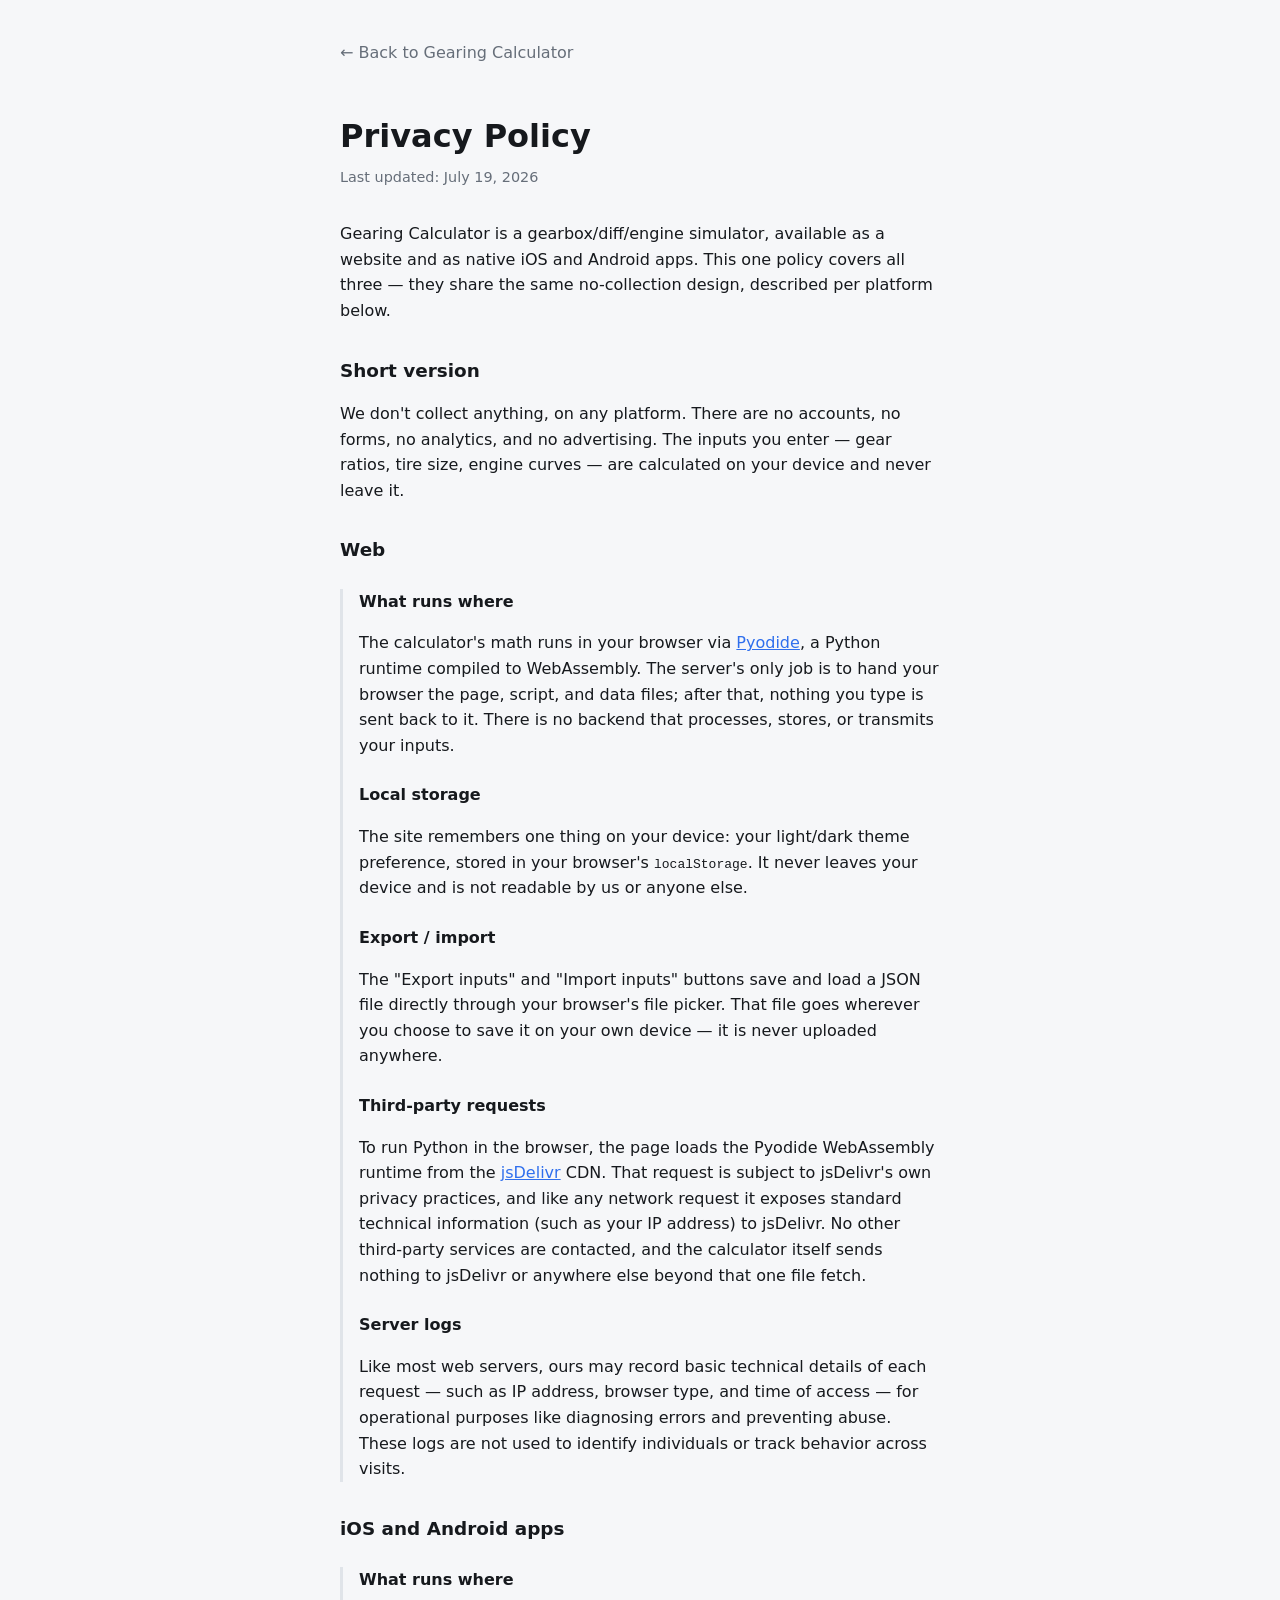
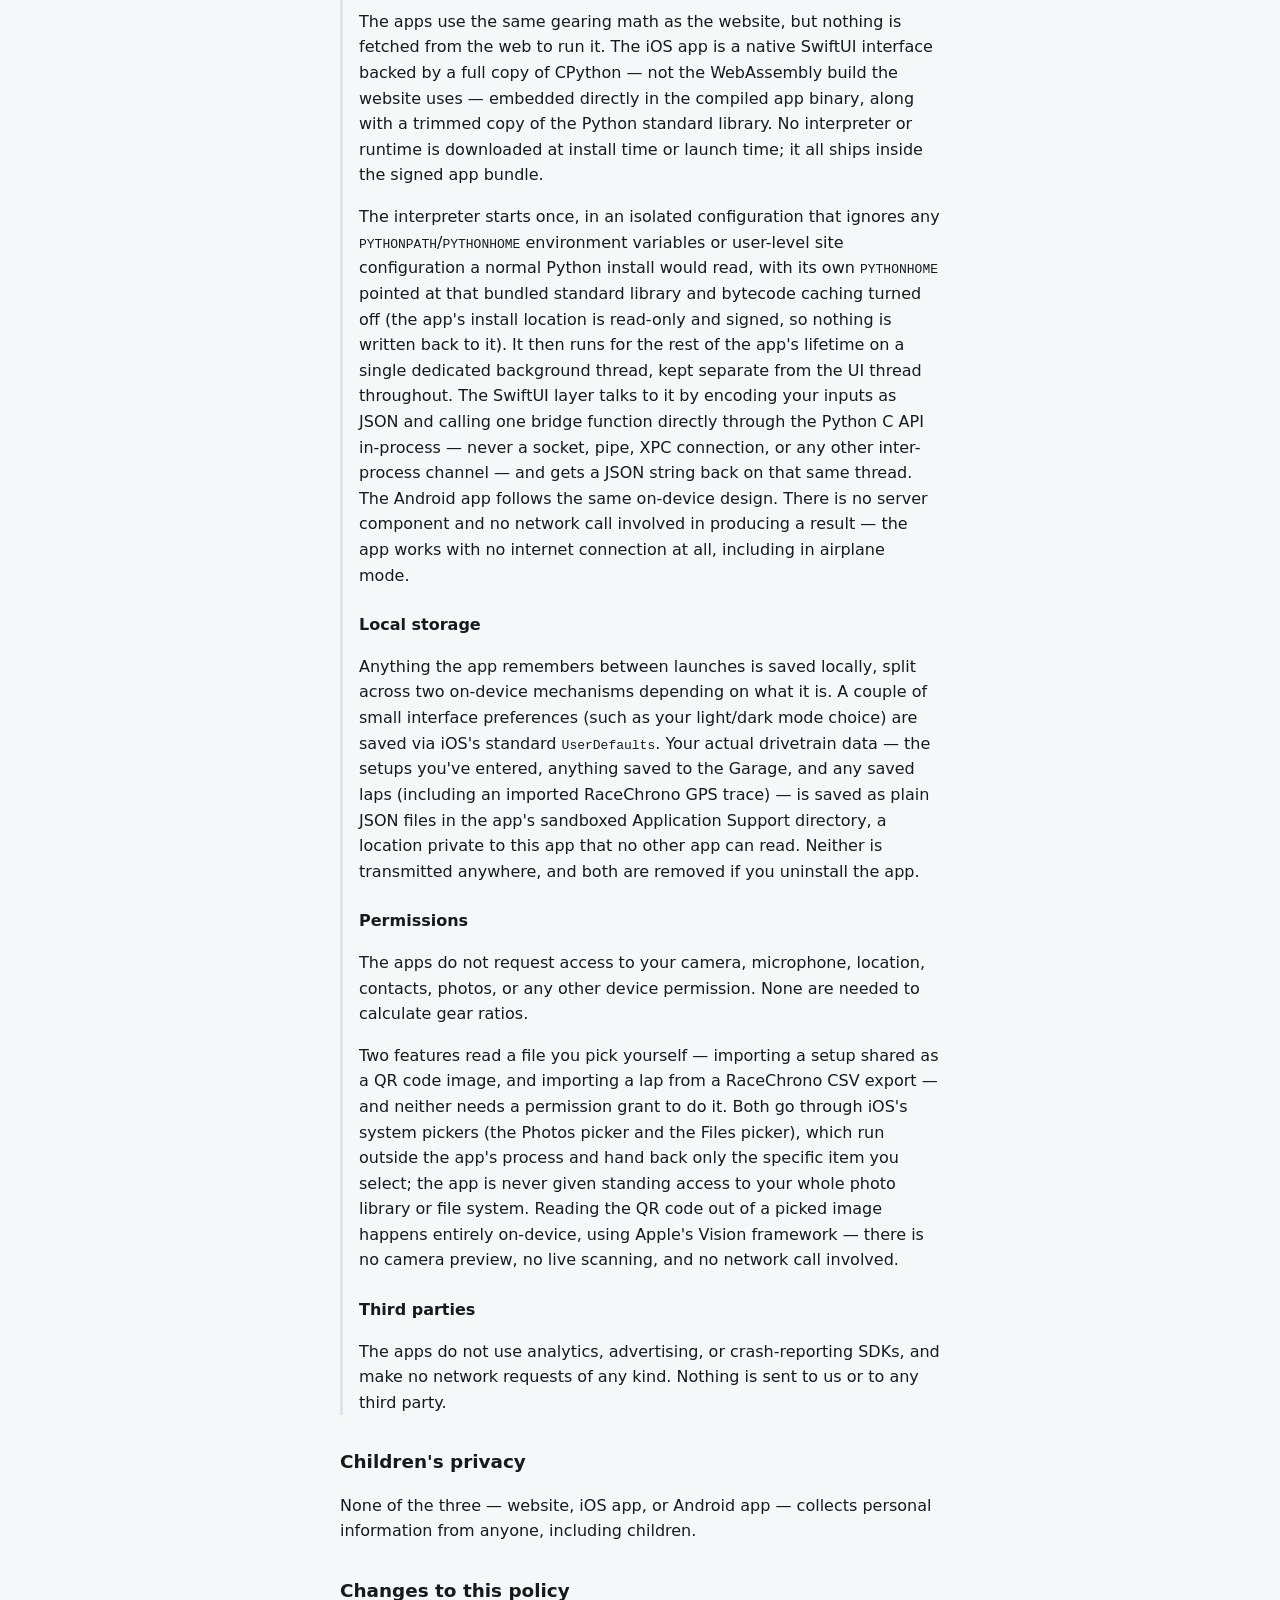
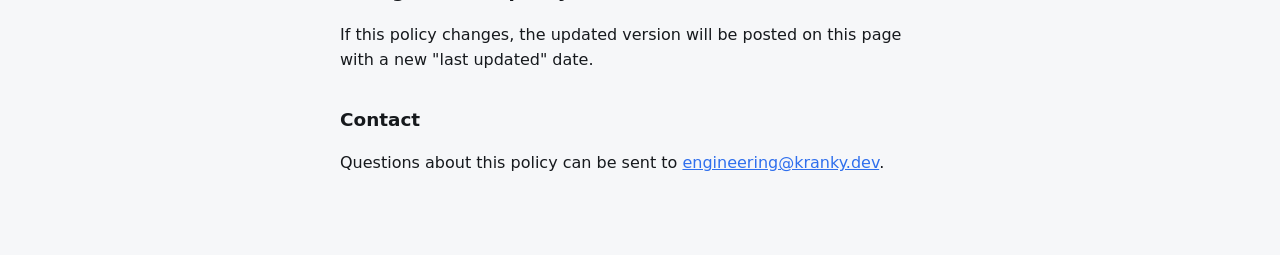
<file: app/static/privacy/index.html>
<!doctype html>
<html lang="en">
<head>
  <meta charset="utf-8" />
  <meta name="viewport" content="width=device-width, initial-scale=1" />
  <title>Privacy Policy — Gearing Calculator</title>
  <link rel="icon" href="../favicon.ico" sizes="16x16 32x32 48x48" />
  <link rel="icon" href="../favicon.svg" type="image/svg+xml" />
  <link rel="stylesheet" href="../styles.css" />
  <script>
    (function () {
      try {
        var pref = localStorage.getItem("gc-theme") || "auto";
        var dark = pref === "dark" ||
          (pref !== "light" && matchMedia("(prefers-color-scheme: dark)").matches);
        document.documentElement.dataset.theme = dark ? "dark" : "light";
      } catch (e) {
        document.documentElement.dataset.theme = "light";
      }
    })();
  </script>
  <style>
    .policy {
      max-width: 40em;
      margin: 0 auto;
      padding: 2.5rem 1.25rem 4rem;
      line-height: 1.6;
    }
    .policy h1 { margin-bottom: 0.25rem; }
    .policy .updated { color: var(--muted); margin-top: 0; margin-bottom: 2rem; font-size: 0.9em; }
    .policy h2 { margin-top: 2rem; font-size: 1.15em; }
    .policy a { color: var(--accent); }
    .policy .back { display: inline-block; margin-bottom: 1.5rem; color: var(--muted); text-decoration: none; }
    .policy .back:hover { color: var(--accent); }
    .policy h3 { margin-top: 1.5rem; font-size: 1em; }
    .policy .platform {
      border-left: 3px solid var(--border);
      padding-left: 1rem;
      margin: 1.5rem 0;
    }
  </style>
</head>
<body>
  <main class="policy">
    <a class="back" href="../">&larr; Back to Gearing Calculator</a>
    <h1>Privacy Policy</h1>
    <p class="updated">Last updated: July 19, 2026</p>

    <p>
      Gearing Calculator is a gearbox/diff/engine simulator, available as a
      website and as native iOS and Android apps. This one policy covers all
      three — they share the same no-collection design, described per
      platform below.
    </p>

    <h2>Short version</h2>
    <p>
      We don't collect anything, on any platform. There are no accounts, no
      forms, no analytics, and no advertising. The inputs you enter — gear
      ratios, tire size, engine curves — are calculated on your device and
      never leave it.
    </p>

    <h2>Web</h2>
    <div class="platform">
      <h3>What runs where</h3>
      <p>
        The calculator's math runs in your browser via
        <a href="https://pyodide.org" target="_blank" rel="noopener">Pyodide</a>,
        a Python runtime compiled to WebAssembly. The server's only job is to
        hand your browser the page, script, and data files; after that,
        nothing you type is sent back to it. There is no backend that
        processes, stores, or transmits your inputs.
      </p>

      <h3>Local storage</h3>
      <p>
        The site remembers one thing on your device: your light/dark theme
        preference, stored in your browser's <code>localStorage</code>. It
        never leaves your device and is not readable by us or anyone else.
      </p>

      <h3>Export / import</h3>
      <p>
        The "Export inputs" and "Import inputs" buttons save and load a JSON
        file directly through your browser's file picker. That file goes
        wherever you choose to save it on your own device — it is never
        uploaded anywhere.
      </p>

      <h3>Third-party requests</h3>
      <p>
        To run Python in the browser, the page loads the Pyodide WebAssembly
        runtime from the <a href="https://www.jsdelivr.com/" target="_blank" rel="noopener">jsDelivr</a>
        CDN. That request is subject to jsDelivr's own privacy practices, and
        like any network request it exposes standard technical information
        (such as your IP address) to jsDelivr. No other third-party services
        are contacted, and the calculator itself sends nothing to jsDelivr or
        anywhere else beyond that one file fetch.
      </p>

      <h3>Server logs</h3>
      <p>
        Like most web servers, ours may record basic technical details of
        each request — such as IP address, browser type, and time of access
        — for operational purposes like diagnosing errors and preventing
        abuse. These logs are not used to identify individuals or track
        behavior across visits.
      </p>
    </div>

    <h2>iOS and Android apps</h2>
    <div class="platform">
      <h3>What runs where</h3>
      <p>
        The apps use the same gearing math as the website, but nothing is
        fetched from the web to run it. The iOS app is a native SwiftUI
        interface backed by a full copy of CPython — not the WebAssembly
        build the website uses — embedded directly in the compiled app
        binary, along with a trimmed copy of the Python standard library. No
        interpreter or runtime is downloaded at install time or launch time;
        it all ships inside the signed app bundle.
      </p>
      <p>
        The interpreter starts once, in an isolated configuration that
        ignores any <code>PYTHONPATH</code>/<code>PYTHONHOME</code>
        environment variables or user-level site configuration a normal
        Python install would read, with its own <code>PYTHONHOME</code>
        pointed at that bundled standard library and bytecode caching turned
        off (the app's install location is read-only and signed, so nothing
        is written back to it). It then runs for the rest of the app's
        lifetime on a single dedicated background thread, kept separate from
        the UI thread throughout. The SwiftUI layer talks to it by encoding
        your inputs as JSON and calling one bridge function directly through
        the Python C API in-process — never a socket, pipe, XPC connection,
        or any other inter-process channel — and gets a JSON string back on
        that same thread. The Android app follows the same on-device design.
        There is no server component and no network call involved in
        producing a result — the app works with no internet connection at
        all, including in airplane mode.
      </p>

      <h3>Local storage</h3>
      <p>
        Anything the app remembers between launches is saved locally, split
        across two on-device mechanisms depending on what it is. A couple of
        small interface preferences (such as your light/dark mode choice)
        are saved via iOS's standard <code>UserDefaults</code>. Your actual
        drivetrain data — the setups you've entered, anything saved to the
        Garage, and any saved laps (including an imported RaceChrono GPS
        trace) — is saved as plain JSON files in the app's sandboxed
        Application Support directory, a location private to this app that
        no other app can read. Neither is transmitted anywhere, and both are
        removed if you uninstall the app.
      </p>

      <h3>Permissions</h3>
      <p>
        The apps do not request access to your camera, microphone, location,
        contacts, photos, or any other device permission. None are needed to
        calculate gear ratios.
      </p>
      <p>
        Two features read a file you pick yourself — importing a setup shared
        as a QR code image, and importing a lap from a RaceChrono CSV export —
        and neither needs a permission grant to do it. Both go through iOS's
        system pickers (the Photos picker and the Files picker), which run
        outside the app's process and hand back only the specific item you
        select; the app is never given standing access to your whole photo
        library or file system. Reading the QR code out of a picked image
        happens entirely on-device, using Apple's Vision framework — there is
        no camera preview, no live scanning, and no network call involved.
      </p>

      <h3>Third parties</h3>
      <p>
        The apps do not use analytics, advertising, or crash-reporting SDKs,
        and make no network requests of any kind. Nothing is sent to us or to
        any third party.
      </p>
    </div>

    <h2>Children's privacy</h2>
    <p>
      None of the three — website, iOS app, or Android app — collects
      personal information from anyone, including children.
    </p>

    <h2>Changes to this policy</h2>
    <p>
      If this policy changes, the updated version will be posted on this
      page with a new "last updated" date.
    </p>

    <h2>Contact</h2>
    <p>
      Questions about this policy can be sent to
      <a href="mailto:engineering@kranky.dev">engineering@kranky.dev</a>.
    </p>
  </main>
</body>
</html>
</file>
<file: app/static/styles.css>
/* Self-hosted so the dials keep their look offline (the app ships as a Docker
   image with no network). One variable woff2, latin subset — enough for the
   numerals and the "km/h" / "1/min" legends — covers weights 400-700. */
@font-face {
  font-family: "Oswald";
  font-style: light;
  font-weight: 200 300;
  font-display: swap;
  src: url(fonts/oswald-latin.woff2) format("woff2");
}

:root {
  --bg: #f6f7f9;
  --panel: #ffffff;
  --text: #16191d;
  --muted: #666e79;
  --border: #e0e4e9;
  --accent: #2f6fed;
  --accent-soft: #eaf1fe;
  --grid: #e6e9ee;
  --needle: #d64545;
  --radius: 12px;

  /* The dials are a physical instrument, not a chart. This is their daytime
     palette; dark mode swaps the whole set for the BMW E46 night-backlight look
     (the second dark-mode block below) — the one place the dial colours follow
     the scheme, on purpose. Keep both sets deliberate. */
  /* E46 M3 daytime cluster: near-black faces in a charcoal pod. */
  --dial-face: #282b2f;
  --dial-face-edge: #1b1d20;
  --dial-bezel: #c8cfd6; /* bright silver chrome ring */
  --dial-ink: #f2f4f6;
  --dial-ink-dim: #aeb4bb;
  --dial-red: #d3232b;
  --dial-hub: #23262a;
  --dial-hub-edge: #40454b;
  --dial-amber: #f5a11d; /* classic BMW instrument backlighting */
  /* Setup B, everywhere it appears: needle, redline, trace, tab, readout. One
     fixed hue so the dial keeps its palette and the chart still matches it. */
  --dial-blue: #3b9ae1;
  /* Unfilled track of the big speed pill; a translucent grey that reads on both
     the light and the near-black dark page. */
  --slider-track: rgba(128, 137, 150, 0.25);
  color-scheme: light;
}

/* Light/dark is resolved in JS from the dash light-switch (auto / off / on) plus
   the system preference, then stamped as data-theme on <html> — so the styling
   keys off that attribute, never `prefers-color-scheme` directly. An inline head
   script sets it before first paint; the switch and system changes keep it live. */
:root[data-theme="dark"] {
  --bg: #060708;
  --panel: #000000;
  --text: #e7eaee;
  --muted: #9aa4b1;
  --border: #2a313a;
  --accent: #6f9bff;
  --accent-soft: #1c2534;
  --grid: #262d36;
  --needle: #ff6b6b;
  color-scheme: dark;
}

/* Dark mode = BMW E46 gauges at night with the backlight on: a near-black face
   with every lit mark — numerals, ticks, needle, redline, legend, and the gear
   readout between the dials — glowing the warm amber of the E46 M3 cluster. */
:root[data-theme="dark"] {
  --dial-face: #0d0803;
  --dial-face-edge: #000000;
  --dial-bezel: #33200a;
  --dial-ink: #ffa724;
  --dial-ink-dim: #b8781a;
  --dial-red: #ff3a1c;
  /* Neutral, unlit: the hub is bare metal, not a backlit mark — no warm
     tint that would read as glow. */
  --dial-hub: #0e0f11;
  --dial-hub-edge: #24272b;
  --dial-glow: #ffab2e;
}

/* The backlight bloom: a tight core plus a soft halo in the ink colour around
   each lit mark. drop-shadow works on SVG stroke/fill shapes, where
   text-shadow does not reach. */
:root[data-theme="dark"] .gauge-tick-major,
:root[data-theme="dark"] .gauge-tick-minor,
:root[data-theme="dark"] .gauge-tick-label,
:root[data-theme="dark"] .gauge-legend,
:root[data-theme="dark"] .gauge-needle,
:root[data-theme="dark"] .gauge-redline {
  filter: drop-shadow(0 0 0px var(--dial-glow)) drop-shadow(0 0 1px var(--dial-glow));
}

/* Setup B keeps its blue for legibility while comparing, so it glows blue
   rather than clashing with the orange. Placed after the needle rule above,
   same specificity, so it wins for the B needle. */
:root[data-theme="dark"] .gauge-needle-b {
  filter: drop-shadow(0 0 0px var(--dial-blue)) drop-shadow(0 0 2px var(--dial-blue));
}

/* The gear readout keeps its amber LCD ink in both themes, but only glows
   at night with the rest of the backlighting. drop-shadow, not text-shadow:
   the glyphs are dot-matrix SVGs, not text. */
:root[data-theme="dark"] .gear-a { filter: drop-shadow(0 0 0.5cqw #ffab2e); }
:root[data-theme="dark"] .gear-b { filter: drop-shadow(0 0 0.5cqw var(--dial-blue)); }

* { box-sizing: border-box; }

/* Must beat the `display` rules below (e.g. .loading{display:grid}), which
   would otherwise override the UA stylesheet's [hidden]{display:none}. */
[hidden] { display: none !important; }

/* Kill the sideways rubber-band drag on touch, so a horizontal gesture scrubs
   the slider instead of sliding the whole page. On phones the viewport scrolls
   on the root element, so the rule has to sit on <html> too — on <body> alone
   the page still wiggles. `overflow-x: clip` trims the full-bleed topbar's 100vw
   sliver without creating a scroll container (so the sticky topbar still pins). */
html {
  overflow-x: clip;
  overscroll-behavior-x: none;
}

body {
  margin: 0;
  font-family: system-ui, -apple-system, "Segoe UI", sans-serif;
  background: var(--bg);
  color: var(--text);
  line-height: 1.5;
  overflow-x: clip;
  overscroll-behavior-x: none;
}

/* ------------------------------- loading -------------------------------- */
.loading {
  display: grid;
  place-content: center;
  justify-items: center;
  gap: 1rem;
  min-height: 100vh;
  color: var(--muted);
}

.shifter { width: 9rem; height: auto; }

.shifter-gate {
  fill: none;
  stroke: var(--border);
  stroke-width: 6;
  stroke-linecap: round;
  stroke-linejoin: round;
}

.shifter-labels text {
  fill: var(--muted);
  font-size: 11px;
  font-weight: 600;
  text-anchor: middle;
}

/* Ringed in the page colour so it reads as sitting *in* the gate, not on it. */
.shifter-knob {
  fill: var(--dial-amber);
  stroke: var(--bg);
  stroke-width: 2;
  animation: shift 6.5s ease-in-out infinite alternate;
}

/*
 * The knob's path through a six-speed gate. Each gear is two keyframes — arrive,
 * then dwell — and every move between them goes through the gate at y=50, because
 * that is the only way across a real H-pattern.
 *
 * `alternate` runs it backwards on the return leg, which traces a plausible
 * downshift rather than teleporting from 6th back to 1st.
 */
@keyframes shift {
  0%,   6%  { transform: translate(20px, 15px); }  /* 1st */
  12%       { transform: translate(20px, 50px); }
  18%, 24%  { transform: translate(20px, 85px); }  /* 2nd */
  30%       { transform: translate(20px, 50px); }
  34%       { transform: translate(60px, 50px); }  /* across the gate */
  40%, 46%  { transform: translate(60px, 15px); }  /* 3rd */
  52%       { transform: translate(60px, 50px); }
  58%, 64%  { transform: translate(60px, 85px); }  /* 4th */
  70%       { transform: translate(60px, 50px); }
  74%       { transform: translate(100px, 50px); }
  80%, 86%  { transform: translate(100px, 15px); } /* 5th */
  92%       { transform: translate(100px, 50px); }
  97%, 100% { transform: translate(100px, 85px); } /* 6th */
}

@media (prefers-reduced-motion: reduce) {
  /* Parked in neutral. */
  .shifter-knob { animation: none; transform: translate(60px, 50px); }
}

/* -------------------------------- layout -------------------------------- */
main {
  max-width: 76rem;
  margin: 0 auto;
  padding: 2rem 1rem 4rem;
}

.page-header h1 {
  margin: 0;
  font-size: clamp(1.6rem, 3vw, 2.2rem);
  letter-spacing: -0.02em;
}

.subtitle {
  margin: 0.25rem 0 2rem;
  color: var(--muted);
}

/* Phone: every rem above the gauges is a rem of dials pushed off screen —
   the blurb goes, and the h1 shrinks to the topbar's Target Speed size so
   the masthead is a label, not a banner. */
@media (max-width: 56.24rem) {
  .subtitle { display: none; }
  .page-header h1 {
    margin-bottom: 0.4rem;
    font-size: 0.78rem;
    font-weight: 600;
  }
  /* Compress the masthead: trim the page's top padding, slim the bar, and
     sit the content card flush against it. */
  main { padding-top: 0.75rem; }
  .topbar {
    margin-bottom: 0;
    padding-block: 0.5rem;
  }
}

/* Phone-first: one column, with the inputs in the hamburger drawer. Wide
   screens (the old two-column threshold) put the inputs panel back in the
   flow beside the results — the drawer chrome only exists below it. */
.layout { display: block; }

@media (min-width: 56.25rem) {
  .layout {
    display: grid;
    grid-template-columns: minmax(0, 20rem) minmax(0, 1fr);
    gap: 1.5rem;
    align-items: start;
  }
}

/* Pinned toolbar: hamburger + speed slider follow the scroll, so any chart
   can be read against a different speed or setup without scrolling back up.
   Styled as page background, not a card: it bleeds to the viewport edges
   (the negative margins undo main's centering) and sits flush at the top,
   so the results scroll *under* a header rather than behind a floating bar.
   Below the drawer and its backdrop in z-order, so opening Inputs dims it. */
.topbar {
  position: sticky;
  top: 0;
  z-index: 5;
  display: flex;
  flex-wrap: wrap;
  align-items: center;
  gap: 0.75rem 1.25rem;
  margin: 0 calc(50% - 50vw) 1.5rem;
  /* main is 76rem with 1rem side padding: this realigns the bar's contents
     with the panels below while its background runs edge to edge. */
  padding: 0.75rem max(1rem, 50vw - 37rem);
  background: var(--bg);
}

.topbar-speed {
  position: relative; /* anchors the hint overlaid inside the track */
  flex: 1;
  display: flex;
  align-items: center;
  /* Kept small so the hamburger, slider and theme switch stay on one row on a
     phone; the slider still flex-grows to fill whatever width is left. */
  min-width: 11rem;
}

/* A fill slider you grab and scrub anywhere — no fiddly thumb to hit. Slimmer
   and only lightly rounded (matching the gear-coverage bar) so it reads as a
   control strip, not a big pill. The amber fill grows from the left via --fill,
   which redraw() keeps in step with the value; the native track and thumb are
   stripped so only the fill and the pill show. */
#cur_speed {
  -webkit-appearance: none;
  appearance: none;
  flex: 1;
  width: 100%;
  height: 1.9rem;
  margin: 0;
  padding: 0;
  border-radius: 3px;
  cursor: pointer;
  overflow: hidden;
  touch-action: none; /* a horizontal drag scrubs rather than scrolling the page */
  background:
    linear-gradient(var(--dial-amber), var(--dial-amber)) left / var(--fill, 50%) 100% no-repeat,
    var(--slider-track);
  box-shadow: inset 0 1px 2px rgba(0, 0, 0, 0.22);
}

#cur_speed::-webkit-slider-runnable-track { -webkit-appearance: none; height: 100%; background: transparent; }
#cur_speed::-webkit-slider-thumb { -webkit-appearance: none; width: 2px; height: 100%; background: transparent; border: 0; }
#cur_speed::-moz-range-track { height: 100%; background: transparent; }
#cur_speed::-moz-range-thumb { width: 0; border: 0; background: transparent; }

/* Overlaid hint that this strip is a draggable speed input. White with a dark
   halo so it stays legible over both the amber fill and the grey track, in
   either theme; pointer-events off so it never intercepts a drag. */
.speed-hint {
  position: absolute;
  left: 0.7rem;
  color: #fff;
  font-size: 0.78rem;
  font-weight: 600;
  letter-spacing: 0.01em;
  text-shadow: 0 1px 2px rgba(0, 0, 0, 0.5);
  pointer-events: none;
}

.hamburger {
  display: inline-flex;
  align-items: center;
  gap: 0.45rem;
  padding: 0.45rem 0.8rem;
  font: inherit;
  font-weight: 600;
  color: var(--text);
  background: var(--panel);
  border: 1px solid transparent; /* frameless like the cards */
  border-radius: 8px;
  cursor: pointer;
}

.hamburger:hover { border-color: var(--accent); }
.hamburger svg { display: block; }
.hamburger svg path { fill: currentColor; }
/* Phone-first: an icon-only button, so it stays narrow and the theme switch
   keeps its place on the row. The label returns on desktop (below). */
.hamburger span { display: none; }

/* ---------------------------- theme light-switch ------------------------- */

/* The car's headlight switch as one big tap target: an SVG button whose knob
   turns between three marks on a status semicircle — AUTO (left), 0 (top), and
   the headlight symbol (right). Each tap advances the knob one position; app.js
   sets data-theme-pref and CSS rotates .ls-knob to match. */
.lightswitch {
  flex: 0 0 auto;
  width: 3.4rem;
  height: 3.4rem;
  padding: 0;
  border: 0;
  background: none;
  cursor: pointer;
  -webkit-tap-highlight-color: transparent;
}

.lightswitch-svg { display: block; width: 100%; height: 100%; }

.lightswitch:focus-visible { outline: 2px solid var(--accent); outline-offset: 2px; border-radius: 50%; }

/* Fixed bezel: status arc and the position marks. */
.ls-arc { fill: none; stroke: var(--border); stroke-width: 4; stroke-linecap: round; }
.ls-mark { fill: var(--muted); font-size: 15px; font-weight: 700; text-anchor: middle; dominant-baseline: central; }
.ls-mark-on { fill: var(--muted); }
.ls-mark-on .ls-bulb-base { fill: none; stroke: var(--muted); stroke-width: 1.7; stroke-linecap: round; }

/* The active mark lights up amber, echoing the instrument backlighting. */
.lightswitch[data-theme-pref="light"] .ls-mark:nth-of-type(2),
.lightswitch[data-theme-pref="auto"] .ls-mark:nth-of-type(1) { fill: var(--dial-amber); }
.lightswitch[data-theme-pref="dark"] .ls-mark-on { fill: var(--dial-amber); }
.lightswitch[data-theme-pref="dark"] .ls-mark-on .ls-bulb-base { stroke: var(--dial-amber); }

/* The knob turns about the dial centre; the wrap from dark (50deg) back to auto
   (-50deg) interpolates through 0, so it reads as a counter-clockwise reset. */
.ls-knob {
  transform-box: view-box;
  transform-origin: 50px 50px;
  transition: transform 0.32s cubic-bezier(0.33, 1.15, 0.5, 1);
}
.lightswitch[data-theme-pref="auto"] .ls-knob { transform: rotate(-50deg); }
.lightswitch[data-theme-pref="light"] .ls-knob { transform: rotate(0deg); }
.lightswitch[data-theme-pref="dark"] .ls-knob { transform: rotate(50deg); }

@media (prefers-reduced-motion: reduce) {
  .ls-knob { transition: none; }
}

/* An open ring, so the page shows through and the grip's rotation reads clearly.
   The mid-grey rim reads against both the light page and the near-black dark one. */
.ls-knob-disc { fill: none; stroke: #3a3f46; stroke-width: 1.5; }
.ls-knob-grip { fill: #34383e; }
.ls-knob-notch { fill: #eef0f3; }

/* ------------------------------ inputs drawer ---------------------------- */

.inputs-drawer {
  position: fixed;
  top: 0;
  left: 0;
  bottom: 0;
  z-index: 20;
  width: min(22rem, 92vw);
  overflow-y: auto;
  border-radius: 0 var(--radius) var(--radius) 0;
  transform: translateX(-105%); /* past its own shadow, not just its box */
  transition: transform 0.25s ease;
  box-shadow: 0 0 2rem rgba(0, 0, 0, 0.25);
}

.inputs-drawer.open { transform: none; }

@media (prefers-reduced-motion: reduce) {
  .inputs-drawer { transition: none; }
}

.drawer-head {
  display: flex;
  align-items: center;
  justify-content: space-between;
}

/* The panel h2 brings its own bottom margin; keep the close button on its line. */
.drawer-head h2 { margin-bottom: 0; }
.drawer-head { margin-bottom: 1rem; }

.drawer-close {
  border: none;
  background: none;
  color: var(--muted);
  font-size: 1.5rem;
  line-height: 1;
  padding: 0 0.25rem;
  cursor: pointer;
}

.drawer-close:hover { color: var(--text); }

.drawer-backdrop {
  position: fixed;
  inset: 0;
  z-index: 10;
  background: rgba(0, 0, 0, 0.4);
}

/* Wide screens: the drawer chrome dissolves and the inputs become the plain
   panel sitting in the layout grid's first column. The hamburger survives as
   a collapse toggle for that column (see .inputs-collapsed). Placed after the
   base drawer rules — same specificity, so order is what makes these win. */
@media (min-width: 56.25rem) {
  .drawer-close { display: none; }

  /* Room to spare: bring the hamburger's "Inputs" label back. */
  .hamburger span { display: inline; }

  /* Covers a drawer left open across a resize; [hidden] handles the rest. */
  .drawer-backdrop { display: none; }

  .inputs-drawer {
    position: static;
    /* The drawer's z-index would otherwise still bite here: z-index applies
       to grid items even at position: static, and this panel is now a grid
       item — leaving it at 20 paints it over the sticky topbar (z 5). */
    z-index: auto;
    width: auto;
    transform: none;
    transition: none;
    overflow: visible;
    border-radius: var(--radius);
    box-shadow: none;
  }

  /* Hamburger toggled off: the inputs column folds away and the results take
     the full row. Mobile ignores this class — its drawer overlays instead. */
  .layout.inputs-collapsed { grid-template-columns: 1fr; }
  .layout.inputs-collapsed .inputs-drawer { display: none; }
}

.panel {
  background: var(--panel);
  /* Frameless in both themes: the cards read as content islands. The border
     is kept transparent, not removed, so nothing shifts if a panel variant
     ever colours it back in. */
  border: 1px solid transparent;
  border-radius: var(--radius);
  padding: 1.25rem;
}

.panel h2 {
  margin: 0 0 1rem;
  font-size: 0.8rem;
  text-transform: uppercase;
  letter-spacing: 0.08em;
  color: var(--muted);
}

/* The gauge cluster is header enough for the results panel: its "Results"
   h2 paints nothing (and costs no vertical space), but stays in the DOM as
   the section's accessible name via aria-labelledby. */
#results-heading {
  position: absolute;
  width: 1px;
  height: 1px;
  margin: 0;
  padding: 0;
  overflow: hidden;
  clip-path: inset(50%);
  white-space: nowrap;
}

.panel h3 {
  margin: 1.75rem 0 0.75rem;
  font-size: 0.95rem;
}

.results > .viz:first-of-type { margin-top: 1rem; }

/* Each chart collapses on its own. <details> gives keyboard support and the
   open/closed state for free, so there is no script behind this. */
.viz { margin-top: 1.75rem; }

.viz > summary {
  display: flex;
  align-items: center;
  gap: 0.45rem;
  margin-bottom: 0.75rem;
  font-size: 0.95rem;
  font-weight: 600;
  cursor: pointer;
  list-style: none; /* Firefox */
}

.viz > summary::-webkit-details-marker { display: none; }

/* Sized off the summary's own text (1em), not a fixed rem, so the caret and the
   heading stay matched. The fixed box keeps the label still while it rotates. */
.viz > summary::before {
  content: "▾";
  display: inline-block;
  width: 1em;
  font-size: 1em;
  line-height: 1;
  text-align: center;
  color: var(--muted);
  transition: transform 0.15s ease;
}

.viz:not([open]) > summary::before { transform: rotate(-90deg); }

.viz > summary:focus-visible {
  outline: 2px solid var(--accent);
  outline-offset: 2px;
  border-radius: 4px;
}

@media (prefers-reduced-motion: reduce) {
  .viz > summary::before { transition: none; }
}

/* -------------------------------- inputs -------------------------------- */
.field {
  display: flex;
  flex-direction: column;
  gap: 0.3rem;
  margin-bottom: 0.9rem;
}

.field label {
  font-size: 0.85rem;
  color: var(--muted);
}

.unit { opacity: 0.75; }

input[type="number"],
input[type="text"],
select {
  width: 100%;
  padding: 0.5rem 0.6rem;
  font: inherit;
  font-variant-numeric: tabular-nums;
  color: var(--text);
  background: var(--bg);
  border: 1px solid var(--border);
  border-radius: 8px;
}

/* Derived from the tire size, so it reads as output rather than a field. */
input[readonly] {
  color: var(--muted);
  border-style: dashed;
  cursor: default;
}

/* 225 / 45 R 17 — inputs sized to content, separators between them. */
.tire-size {
  display: grid;
  grid-template-columns: 1fr auto 1fr auto 1fr;
  align-items: center;
  gap: 0.35rem;
}

.tire-size span {
  color: var(--muted);
  font-size: 0.85rem;
}

input:focus-visible,
select:focus-visible,
button:focus-visible {
  outline: 2px solid var(--accent);
  outline-offset: 1px;
}

input[type="range"] { width: 100%; accent-color: var(--dial-amber); }

output {
  font-variant-numeric: tabular-nums;
  color: var(--text);
  font-weight: 600;
}

fieldset.units {
  border: 1px solid var(--border);
  border-radius: 8px;
  padding: 0.6rem 0.75rem;
  margin: 0 0 1rem;
}

fieldset.units legend {
  font-size: 0.8rem;
  color: var(--muted);
  padding: 0 0.3rem;
}

fieldset.units label {
  display: flex;
  align-items: center;
  gap: 0.4rem;
  font-size: 0.9rem;
}

/* -------------------------------- setups -------------------------------- */
.compare-toggle {
  display: flex;
  align-items: center;
  gap: 0.5rem;
  margin-bottom: 1rem;
  font-size: 0.9rem;
  color: var(--muted);
}

.io-controls {
  display: flex;
  gap: 0.5rem;
  margin-bottom: 1rem;
}

.io-btn {
  flex: 1;
  padding: 0.4rem 0.6rem;
  font: inherit;
  font-size: 0.85rem;
  color: var(--text);
  background: var(--bg);
  border: 1px solid var(--border);
  border-radius: 6px;
  cursor: pointer;
}

.io-btn:hover {
  border-color: var(--accent);
  color: var(--accent);
}

.io-status {
  margin: -0.5rem 0 1rem;
  font-size: 0.85rem;
  color: var(--muted);
}

.io-status-error { color: var(--needle); }

.tabs {
  display: flex;
  gap: 0.25rem;
  margin-bottom: 1rem;
  border-bottom: 1px solid var(--border);
}

.tabs [role="tab"] {
  flex: 1;
  padding: 0.5rem 0.6rem;
  margin-bottom: -1px; /* the selected tab's underline replaces the tablist rule */
  font: inherit;
  font-size: 0.85rem;
  color: var(--muted);
  background: none;
  border: none;
  border-bottom: 2px solid transparent;
  cursor: pointer;
}

/* Each tab is underlined in its setup's color, tying the form to its trace. */
.tabs [role="tab"][aria-selected="true"] { color: var(--text); }
.tabs [data-setup="a"][aria-selected="true"] { border-bottom-color: var(--dial-amber); }
.tabs [data-setup="b"][aria-selected="true"] { border-bottom-color: var(--dial-blue); }

/* -------------------------------- gears --------------------------------- */
.gears-header {
  display: flex;
  align-items: center;
  justify-content: space-between;
}

.gears-header h3 { margin: 1.25rem 0 0.75rem; }

.gear-buttons { display: flex; gap: 0.35rem; }

.gear-buttons button {
  width: 1.9rem;
  height: 1.9rem;
  font-size: 1.1rem;
  line-height: 1;
  color: var(--text);
  background: var(--bg);
  border: 1px solid var(--border);
  border-radius: 6px;
  cursor: pointer;
}

.gear-buttons button:hover:not(:disabled) {
  border-color: var(--accent);
  color: var(--accent);
}

.gear-buttons button:disabled { opacity: 0.4; cursor: not-allowed; }

/* Names the numbers below it, and reads "Custom" the moment they are edited. */
.preset { margin-bottom: 0.7rem; font-size: 0.9rem; }

.gear-row {
  display: grid;
  grid-template-columns: 3.4rem 1fr;
  align-items: center;
  gap: 0.5rem;
  margin-bottom: 0.45rem;
}

.gear-row span {
  font-size: 0.85rem;
  color: var(--muted);
}

/* ---------------------------- engine curve ------------------------------ */
.curve-head,
.curve-row {
  display: grid;
  grid-template-columns: 1fr 1fr 4.2rem;
  align-items: center;
  gap: 0.4rem;
}

.curve-head {
  margin-bottom: 0.35rem;
  font-size: 0.7rem;
  text-transform: uppercase;
  letter-spacing: 0.06em;
  color: var(--muted);
}

.curve-head span:last-child,
.curve-power { text-align: right; }

.curve-row { margin-bottom: 0.45rem; }

/* Derived, not entered — same dashed-and-muted treatment as the tire diameter. */
.curve-power {
  font-size: 0.85rem;
  font-variant-numeric: tabular-nums;
  color: var(--muted);
}

.hint {
  margin: -0.4rem 0 0.75rem;
  font-size: 0.8rem;
  color: var(--muted);
}

/* -------------------------------- gauges -------------------------------- */
/* The gauges live inside an instrument pod at every width: a binnacle
   silhouette — a single arched hood over both dials, tighter corners at the
   bottom — on its own charcoal face.

   The pod's chrome is sized in cqw against the .dash wrapper (the .gauges'
   own inline-size container would only serve descendants), so pod and dials
   scale together as one drawing: the proportions are locked to how the
   cluster looks at the minimum 320px page width (1cqw = 2.48px there),
   instead of rem chrome staying fixed while the dials grow. */
.dash { container-type: inline-size; }
.gauges {
  position: relative;
  z-index: 0; /* stacking context, so the z:-1 pod face stays inside it */
  container-type: inline-size;
  display: grid;
  grid-template-columns: 1fr 1fr;
  /* Daylight pod: the same near-black amber as the gear readout's phosphor
     tile, so pod and LCD read as one material — and still darker than the
     dial faces' gradient edge, so the dials lift out of it. */
  --pod-face: #fff;
  /* Chrome kept lean: just enough hood over the dials for the arch to
     clear their rings, so the pod spends its pixels on gauges, not face. */
  padding: 1cqw 3.5cqw 2.5cqw;
  gap: 2.4cqw;
}
/* The pod face lives on a pseudo rather than the element's own background:
   negative-z children paint *over* their parent's background, so an
   element-background pod could never sit above the ::before scrim used on
   phones. As a z:-1 sibling of the z:-2 scrim it stacks correctly: scrim,
   face, dials. */
.gauges::after {
  content: "";
  position: absolute;
  inset: 0;
  z-index: -1;
  background: var(--pod-face);
  border: 1px solid #fff;
  /* Elliptical top radii spanning half the width each make the whole top
     edge one continuous arch over both dials — a single rainbow hood, not
     a rectangle and not a per-dial double binnacle. (Pseudo-element cqw
     resolves against .gauges itself, whose content box is 93cqw of .dash,
     hence these values are the .dash-relative ones divided by 0.93.) */
  border-radius: 50% 50% 7.6cqw 7.6cqw / 28cqw 28cqw 0cqw 0cqw;
  /* box-shadow: 0 0.6rem 1.2rem -0.7rem rgba(0, 0, 0, 0.55); */
}
/* Dark cabin: black like the cards, bezel included — the pod is an
   invisible surface; only its drop shadow and the lit dials give it away. */
:root[data-theme="dark"] .gauges {
  --pod-face: #000000;
}
:root[data-theme="dark"] .gauges::after {
  border-color: #000000;
}
/* bottom: 0 is the padding-box edge; lift the gear box by the pod's bottom
   padding so it sits back on the dials' flat bottom line. (Scoped under
   .gauges to outrank the base .gear-cluster rule, which is declared later
   in the file and would otherwise win the tie.) NB: this cqw resolves
   against .gauges itself (the nearest container for its descendants), whose
   content box is 100 - 2*3.5 = 93cqw of .dash: 2.5/0.93 = 2.7. */
.gauges .gear-cluster { bottom: 2.7cqw; }

/* Phone-only behaviour: the cluster pins just under the topbar while the
   charts scroll past, and lets go where its .dash wrapper ends — at the
   Optimal shift points table (sticky releases at its container's bottom
   edge; #cross-section sits outside .dash for exactly this reason).
   --topbar-h is kept current by a ResizeObserver in app.js. */
@media (max-width: 56.24rem) {
  .gauges {
    position: sticky;
    top: calc(var(--topbar-h, 3.5rem) + 0.35rem);
    z-index: 3; /* over the charts, under the pedals (4) and topbar (5) */
  }
  /* Content sliding under the pod must not pop back out above it or peek
     around the arch's shoulders — that reads as the pod floating loose.
     This blanking plate rides with the pod: an opaque *panel-coloured*
     rectangle over the pod's bounding box, reaching up under the topbar.
     Everything that scrolls under the pod sits on the results panel, so
     covering it with panel colour erases it seamlessly — and at rest the
     plate is invisible, panel on panel. Kept narrower than the panel's
     top padding so it never overpaints the panel's own border at rest;
     behind the pod face (z -1), over the charts, under the topbar (5). */
  .gauges::before {
    content: "";
    position: absolute;
    z-index: -2; /* under the ::after pod face */
    inset: -1.1rem 0 auto;
    height: calc(1.1rem + 30cqw); /* topbar gap + the arch, at any width */
    background: var(--panel);
    pointer-events: none;
  }
}

/* Lifted out of the grid so it costs the dials no width. The dials are circles
   in square boxes, which leaves a wedge of empty space between their lower
   edges — the gear indicator drops into it, where the cluster puts it, and
   stays there at every size. Comparing just stacks B under A in the same box.
   Everything below is sized in cqw (the `.gauges` container is inline-size),
   so the box holds its proportion to the dials as the panel scales and the
   two never trade places or reflow — the layout is size-invariant. */
/* One line, fixed 2-digit width (so B appearing does not resize it), sized in
   cqw against the `.gauges` container so it holds its proportion to the dials. */
.gear-cluster {
  position: absolute;
  left: 50%;
  /* The gauges are flat-bottomed and fill the container height, so its bottom
     edge is that flat line — the box sits on it, like the cluster's odo LCD. */
  bottom: 0;
  transform: translateX(-50%);
  display: inline-flex;
  justify-content: center;
  /* Reserves the widest content — "N/N" — so a lone gear in single mode sits in
     the same box, and it never resizes when B appears. */
  min-width: 2.8em;
  padding: 0.45cqw 1cqw;
  /* Same instrument rim as the dials: gray bezel border over the dark
     amber-black LCD tile, like the unlit phosphor of an old dot-matrix
     display; no chrome — the rings stay the dials' jewellery. */
  background: #110a02;
  border: 2px solid transparent;
  border-radius: 0.8cqw;
  /* font-size still sets the scale: each dot-matrix glyph is 1em tall. */
  font-size: 3.1cqw;
  line-height: 1.1;
}

/* The readout is dot-matrix SVG glyphs (built by dotMatrix in app.js), not
   font glyphs: 5x9 dots, 1em tall, lit dots in the span's currentColor over
   the faint unlit grid — an old odometer LCD. */
.gear-cluster span { display: inline-flex; align-items: center; gap: 0.14em; }
.dot-char { height: 1.2em; width: auto; aspect-ratio: 50 / 90; display: block; }
.dot-char .dot-on { fill: currentColor; }
.dot-char .dot-off { fill: currentColor; opacity: 0.13; }

/* At night the chrome disappears: no dial rims, no white seam, no box around
   the gear readout — only the lit marks and the floating gear number remain. */
:root[data-theme="dark"] .gauge-bezel { stroke: transparent; }
:root[data-theme="dark"] .gauge-surround { fill: transparent; }
:root[data-theme="dark"] .gear-cluster {
  background: transparent;
  border-color: transparent;
}

/* Colour tracks the tach needle: white with a lone (single-setup) needle,
   amber once comparison splits it into A's needle. */
/* Fixed LCD colours, not palette vars: the readout is backlit amber in both
   themes (matching the dark palette's ink), B keeping its blue. */
.gear-a { color: #ffa724; }
.gear-b { color: var(--dial-blue); }
.gear-sep { color: #b8781a; padding: 0 0.12em; }

.gauge { width: 100%; height: auto; }

.gauge-face-center { stop-color: var(--dial-face); }
.gauge-face-edge { stop-color: var(--dial-face-edge); }
.gauge-bezel { fill: none; stroke: var(--dial-bezel); stroke-width: 2.5; }
.gauge-surround { fill: #ffffff; } /* the white seam between face and chrome */
.gauge-tick-major { stroke: var(--dial-ink); stroke-width: 3.2; stroke-linecap: butt; }
.gauge-tick-minor { stroke: var(--dial-ink-dim); stroke-width: 1; }
/* Stroke width spans the tick ring, so the arc reads as a band on the dial edge. */
.gauge-redline { fill: none; stroke: var(--dial-red); stroke-width: 8; stroke-linecap: butt; }
/* Numerals are sized to the widest label on the dial (see `numWidth` in app.js):
   a tach counting 0-7 can be big, a speedo counting to 300 cannot. */
.gauge-tick-label {
  fill: var(--dial-ink);
  font-family: "Oswald", system-ui, sans-serif;
  font-weight: 600;
  text-anchor: middle;
  dominant-baseline: central;
}

.gauge[data-num-width="narrow"] .gauge-tick-label { font-size: 17px; }
.gauge[data-num-width="medium"] .gauge-tick-label { font-size: 14px; }
.gauge[data-num-width="wide"] .gauge-tick-label { font-size: 12px; }
/* Busy dial (20-major speedo): smaller numerals so the crowded top clears.
   After the width rules — same specificity, so order decides. */
.gauge[data-dense="yes"] .gauge-tick-label { font-size: 9px; }

/* Needles pivot on the hub via a style rotation (see renderGauge): the
   transition glides them between the discrete per-frame targets, which is
   what makes a sweep read as one smooth motion instead of integer steps.
   transform-box makes the px origin count in viewBox units. */
.gauge-needle {
  fill: var(--dial-ink);
  transform-box: view-box;
  transform-origin: 100px 100px;
  transition: transform 0.14s linear;
}
@media (prefers-reduced-motion: reduce) {
  .gauge-needle { transition: none; }
}

/* Comparing puts a needle per setup on the one tach face. They take the setup's
   colour — the same amber and blue as its number in the readout and its trace on
   the charts — so which needle is which needs no legend. A lone needle stays the
   instrument's own white; the speedometer's always is, since road speed is shared
   and its second needle would sit exactly on the first. */
.gauges[data-compare] .gauge-needle-a { fill: var(--dial-amber); }
.gauge-needle-b { fill: var(--dial-blue); }

.gauge-hub { fill: var(--dial-hub); stroke: var(--dial-hub-edge); stroke-width: 1.5; }
.gauge-legend { fill: var(--dial-ink); font-family: "Oswald", system-ui, sans-serif; font-size: 9px; text-anchor: middle; letter-spacing: 0.04em; }

/* ----------------------------- gear spread ------------------------------ */
.spread { margin-bottom: 0.9rem; }

.spread-caption {
  margin: 0 0 0.45rem;
  font-size: 0.8rem;
  color: var(--muted);
}

/* Inset to the chart's plot box (see CHART in app.js), so a gear's band sits
   directly above the stretch of the speed axis it covers. */
.spread-row {
  position: relative;
  width: var(--plot-width, 100%);
  margin: 0 0 0.3rem var(--plot-left, 0);
}

/* Lives in the chart's left margin, beside the bar rather than shortening it. */
.spread-tag {
  position: absolute;
  right: 100%;
  top: 0;
  bottom: 0;
  display: flex;
  align-items: center;
  padding-right: 0.4rem;
  font-size: 0.7rem;
  font-weight: 700;
}

.spread-tag-a { color: var(--dial-amber); }
.spread-tag-b { color: var(--dial-blue); }

.spread-bar { display: flex; height: 1.5rem; }

/* Near-black ink: the bands are amber or blue in both colour schemes, so the
   label cannot take its colour from the theme. */
.spread-seg {
  display: flex;
  align-items: center;
  justify-content: center;
  min-width: 0;
  overflow: hidden;
  white-space: nowrap;
  border-right: 2px solid var(--panel);
  font-size: 0.72rem;
  font-weight: 600;
  font-variant-numeric: tabular-nums;
  color: var(--dial-face-edge);
}

/* Slim bands keep their "N%" label at a smaller size so it still fits. */
.spread-seg-slim { font-size: 0.6rem; }

/* The caption's editable range ceiling: styled as a quiet inline field so the
   sentence still reads as a sentence. Tag-qualified to outrank the global
   full-width input[type="number"] form styling. */
input.spread-cap {
  display: inline-block;
  width: 3.8em;
  padding: 0 0.15em;
  margin: 0 0.15em;
  font: inherit;
  color: inherit;
  text-align: center;
  background: transparent;
  border: 1px solid var(--border);
  border-radius: 4px;
}

.spread-seg:first-child { border-radius: 3px 0 0 3px; }
.spread-seg:last-child { border-right: none; border-radius: 0 3px 3px 0; }

/* -------------------------------- chart --------------------------------- */
.chart {
  width: 100%;
  height: auto;
  background: var(--bg);
  border: 1px solid var(--border);
  border-radius: 8px;
}

/* Night cabin: chart frames go the way of the card borders. */
:root[data-theme="dark"] .chart { border-color: transparent; }

.chart-grid { stroke: var(--grid); stroke-width: 1; }
.chart-axis { stroke: var(--muted); stroke-width: 1.2; opacity: 0.7; }
.chart-label { fill: var(--muted); font-size: 11px; }
.chart-axis-title { fill: var(--muted); font-size: 11px; letter-spacing: 0.04em; }
/* The gear rays are context, not the subject: what each gear *could* do at any
   rpm. They recede to gray so the shift trace drawn over them reads first. */
.chart-line {
  fill: none;
  stroke: var(--muted);
  stroke-width: 1.5;
  stroke-linejoin: round;
  stroke-linecap: round;
  opacity: 0.4;
}

.chart-gear-label { fill: var(--muted); font-size: 11px; font-weight: 600; }
.chart-marker { fill: var(--dial-amber); stroke: var(--text); stroke-width: 1.5; }

/* The actual acceleration run — up each gear, drop at every shift. This is the
   subject of the plot, so it takes the amber. */
.chart-trace {
  fill: none;
  stroke: var(--dial-amber);
  stroke-width: 2.5;
  stroke-linejoin: round;
  stroke-linecap: round;
}

/* Setup B: a different hue *and* a dash, so the two runs stay distinguishable
   where they overlap and without relying on colour alone. */
.chart-trace-b { stroke: var(--dial-blue); stroke-dasharray: 7 5; }
.chart-marker-b { fill: var(--dial-blue); }

.chart-shift { fill: var(--text); opacity: 0.65; }

/* ------------------------- tractive effort chart ------------------------- */
/* Here the gear curves *are* the subject, so they keep the setup's colour
   rather than receding to gray the way they do on the RPM chart. */
.chart-effort {
  fill: none;
  stroke: var(--dial-amber);
  stroke-width: 1.6;
  stroke-linejoin: round;
  opacity: 0.9;
}

.chart-effort-b { stroke: var(--dial-blue); stroke-dasharray: 6 4; }
.chart-effort-label { fill: var(--dial-amber); font-size: 10px; font-weight: 600; }
.chart-effort-label-b { fill: var(--dial-blue); }

/* Above this line the engine makes force the tires cannot put down. Shaded
   rather than outlined, because the whole region is unusable, not just its edge.
   Kept faint: it sits under the curves and must never compete with them. */
.chart-grip-band {
  fill: var(--dial-red);
  opacity: 0.07;
}

.chart-grip-line {
  stroke: var(--dial-red);
  stroke-width: 1.4;
  stroke-dasharray: 4 4;
  opacity: 0.75;
}

/* Setup B's limit differs whenever its weight or mu does. Dash it out of phase
   with A's so two limits at the same height still read as two. */
.chart-grip-line-b { stroke-dasharray: 2 6; }

/* The crossings. Ringed in the panel colour so they read on top of the curves. */
.chart-cross { fill: var(--text); stroke: var(--panel); stroke-width: 1.5; }

.chart-torque { fill: none; stroke: var(--dial-amber); stroke-width: 2; }
.chart-torque-b { stroke: var(--dial-blue); }
/* Dashed because it is derived from the solid line beside it, not measured. */
.chart-power {
  fill: none;
  stroke: var(--dial-amber);
  stroke-width: 2;
  stroke-dasharray: 5 4;
  opacity: 0.75;
}

.chart-power-b { stroke: var(--dial-blue); }

.legend {
  display: flex;
  flex-wrap: wrap;
  gap: 0.35rem 1rem;
  margin-top: 0.5rem;
  font-size: 0.8rem;
  color: var(--muted);
}

.legend span { display: inline-flex; align-items: center; gap: 0.35rem; }

.legend .swatch {
  width: 0.75rem;
  height: 0.2rem;
  border-radius: 2px;
}

/* Mirror the traces so each legend entry is recognisable. */
.legend .swatch-trace { background: var(--dial-amber); }
.legend .swatch-trace-b { background: var(--dial-blue); }
.legend .swatch-effort-a { background: var(--dial-amber); }
.legend .swatch-effort-b { background: var(--dial-blue); }

/* The band is faint by design, so the swatch borrows its dashed edge to stay
   visible at swatch size rather than washing out to nothing. */
.legend .swatch-grip {
  background: color-mix(in srgb, var(--dial-red) 12%, transparent);
  border-top: 1.5px dashed var(--dial-red);
}

/* Round, to match the crossover markers rather than the line swatches. */
.legend .swatch-dot {
  width: 0.5rem;
  height: 0.5rem;
  border-radius: 50%;
  background: var(--text);
}

.legend-note { font-style: italic; opacity: 0.8; }

/* -------------------------------- table --------------------------------- */
.table-wrap { overflow-x: auto; }

table {
  width: 100%;
  border-collapse: collapse;
  font-variant-numeric: tabular-nums;
  font-size: 0.9rem;
}

th, td {
  text-align: right;
  padding: 0.5rem 0.6rem;
  border-bottom: 1px solid var(--border);
  white-space: nowrap;
}

/* Only the key column is left-aligned — the leading "Gear"/"Shift" header and the
   row headers under it. Not `:first-child`: while comparing, the sub-header row
   starts with an "A", which is a value column and must stay right-aligned with
   the numbers it labels. */
thead tr:first-child > th:first-child,
tbody th[scope="row"] { text-align: left; }

th {
  font-size: 0.75rem;
  text-transform: uppercase;
  letter-spacing: 0.06em;
  color: var(--muted);
  font-weight: 600;
}

/* Row headers are the gear or shift, not a heading: keep the body's weight. */
tbody th {
  font-weight: 400;
  text-transform: none;
  color: var(--text);
}

/* A group header spans its setups' sub-columns, so it centres over them. */
thead th[colspan] { text-align: center; border-bottom: none; }

/* The setup letters, tinted to match the traces on the charts. */
thead th.sub { font-size: 0.7rem; letter-spacing: 0.08em; }
thead th.sub-a { color: var(--dial-amber); }
thead th.sub-b { color: var(--dial-blue); }

/* Rules down the column-group boundaries, so the eye does not slide from A's
   top speed into B's overall ratio. */
.group-start:not(:first-child) { border-left: 1px solid var(--border); }

tbody tr:last-child td,
tbody tr:last-child th { border-bottom: none; }

/* Which gear you are in. One row per gear now holds both setups, so comparing
   highlights the cells of whichever setup is in that gear — each setup can be in
   a different one. Without comparison the whole row lights up, as it always has. */
tbody tr.is-current { background: var(--accent-soft); }
tbody td.is-current { background: var(--accent-soft); }

/* -------------------------------- lap map -------------------------------- */
/* Sits below the two-column layout grid, so it spans the full page width. */
.lap-panel { margin-top: 1.5rem; }

.lap-controls {
  display: flex;
  flex-wrap: wrap;
  align-items: center;
  gap: 1rem;
  margin: 0.75rem 0 1rem;
}

.lap-controls input[type="file"] { font: inherit; color: var(--muted); }

.lap-error { color: var(--needle); margin: 0.5rem 0; }

/* Wider than tall, unlike the 640x360 gearing charts: track maps are roughly
   square, and the extra height keeps north-up laps from shrinking. */
.lap-map { max-width: 48rem; display: block; }

.lap-start { fill: var(--text); stroke: var(--bg); stroke-width: 2; }

/* Ringed with the chart surface so it stays visible on any ramp color. */
.lap-hover-marker { fill: none; stroke: var(--text); stroke-width: 2; }

.lap-readout { fill: var(--text); font-size: 13px; font-variant-numeric: tabular-nums; }

.lap-legend { display: flex; flex-direction: column; gap: 0.35rem; max-width: 48rem; }

.lap-scale-row {
  display: flex;
  align-items: center;
  gap: 0.6rem;
  font-variant-numeric: tabular-nums;
}

.lap-scale {
  flex: 1;
  height: 10px;
  border-radius: 5px;
  border: 1px solid var(--border);
}

.lap-color-by {
  display: flex;
  gap: 0.75rem;
  border: 1px solid var(--border);
  border-radius: 8px;
  padding: 0.35rem 0.75rem;
  margin: 0;
}

.lap-color-by legend { font-size: 0.8rem; color: var(--muted); padding: 0 0.3rem; }
.lap-color-by label { display: inline-flex; align-items: center; gap: 0.35rem; }

/* One map, or one per setup while comparing — side by side where they fit,
   stacked on narrow screens, always to a shared scale for corner-by-corner
   reading. */
.lap-maps {
  display: flex;
  flex-wrap: wrap;
  gap: 1rem;
}

.lap-figure { flex: 1 1 24rem; max-width: 48rem; margin: 0; min-width: 0; }

/* Setup identity keeps its colors from the rest of the app (amber A, blue B);
   the map's own colors are busy carrying the gears. */
.lap-cap { font-size: 0.85rem; color: var(--muted); margin-top: 0.35rem; }
.lap-cap-a::before,
.lap-cap-b::before {
  content: "";
  display: inline-block;
  width: 0.7em;
  height: 0.7em;
  border-radius: 2px;
  margin-right: 0.4rem;
  background: var(--dial-amber);
}
.lap-cap-b::before { background: var(--dial-blue); }

.lap-gear-chips { display: flex; flex-wrap: wrap; gap: 0.75rem; }

.lap-strategy { max-width: 48rem; }
.lap-strategy-list { margin: 0; padding-left: 1.1rem; }
.lap-strategy-list li { margin-bottom: 0.35rem; }

/* Inline in the blurb's sentence, so it sizes like a word, not a form row. */
.lap-corner-g-label { white-space: nowrap; }
#lap-corner-g {
  width: 3.2rem;
  margin: 0 0.15rem;
  padding: 0.05rem 0.25rem;
  font: inherit;
  color: var(--text);
  background: var(--panel);
  border: 1px solid var(--border);
  border-radius: 6px;
  text-align: right;
}

/* ------------------------------- pedals --------------------------------- */
/* Phone-only footwell floating over the bottom of the page. The row itself is
   click-through (pointer-events: none); only the two pedals take input, so the
   gap between them doesn't swallow taps on the content behind. */
.pedals {
  position: fixed;
  left: 0;
  right: 0;
  bottom: 0;
  z-index: 4; /* under the topbar (5) and the drawer, over the page content */
  display: flex;
  /* Clustered bottom-right, under a right-handed thumb; tops aligned, so the
     shorter brake hangs from the same line as the accelerator. */
  justify-content: flex-end;
  align-items: flex-start;
  gap: 0.8rem;
  padding: 0 1rem calc(0.7rem + env(safe-area-inset-bottom, 0px));
  pointer-events: none;
  transition: opacity 0.2s ease;
}

/* Once the engine-curve chart has scrolled up out of view there is nothing left
   on screen the speed drives, so the pedals fold away. */
.pedals.is-hidden {
  opacity: 0;
  visibility: hidden;
  pointer-events: none;
}

/* Back in the flow beside the results on wide screens, the slider is in reach
   and the pedals are just clutter. */
@media (min-width: 56.25rem) {
  .pedals { display: none; }
}

/* Keep the last section clear of the floating pedals while they are shown. */
@media (max-width: 56.24rem) {
  #app { padding-bottom: 7rem; }
}

.pedal {
  pointer-events: auto;
  padding: 0;
  border: 0;
  background: none;
  cursor: pointer;
  touch-action: none; /* a press holds to ramp, never scrolls or selects */
  -webkit-tap-highlight-color: transparent;
  /* A multi-second hold is the pedals' whole interaction, so suppress the
     browser's long-press responses too (iOS magnifier loupe / callout), which
     otherwise kick in mid-hold and look like the page zooming on the pedal. */
  -webkit-user-select: none;
  user-select: none;
  -webkit-touch-callout: none;
  filter: drop-shadow(0 3px 6px rgba(0, 0, 0, 0.3));
  transition: transform 0.08s ease;
}

/* The brake is the wide trapezoid plate; the accelerator is the tall footrest
   with the narrowed foot, taller than the brake but slim, so the two sit like
   a real footwell. */
.pedal-brake svg { display: block; height: 3.23rem; width: auto; }
.pedal-accel svg { display: block; height: 5.7rem; width: auto; }

.pedal:active { transform: translateY(2px) scale(0.96); }

.pedal { --pedal-face: #15100a; } /* same shell tone as the daylight pod */
/* No outline — the plate is just its face, the slots in the dials' marker
   ink so the pedals read as part of the instrument set. */
.pedal-body { fill: var(--pedal-face); }
.pedal-grip line { stroke: var(--dial-ink); stroke-width: 4; stroke-linecap: round; }

/* Night is the inverse scheme: gray rubber faces that stand off the black
   page, with the slots cut in black. (Before the :active rules below, which
   tie on specificity — later wins — so a press still lights the slots.) */
:root[data-theme="dark"] .pedal { --pedal-face: #383d45; }
:root[data-theme="dark"] .pedal-grip line { stroke: #000000; }
.pedal-accel .pedal-grip line { stroke-width: 3.4; }

/* Light up while held, each pedal in its own colour: the slots take the full
   accent and the face picks up a faint wash of it, so a press reads even under
   the thumb that is covering the slots. */
.pedal-accel:active .pedal-grip line { stroke: var(--dial-amber); }
.pedal-brake:active .pedal-grip line { stroke: var(--needle); }
.pedal-accel:active .pedal-body { fill: color-mix(in srgb, var(--dial-amber) 35%, var(--pedal-face)); }
.pedal-brake:active .pedal-body { fill: color-mix(in srgb, var(--needle) 35%, var(--pedal-face)); }

.page-footer {
  text-align: center;
  padding: 1.5rem 0 0.5rem;
  font-size: 0.8rem;
}
.page-footer a { color: var(--muted); }
.page-footer a:hover { color: var(--accent); }
</file>
